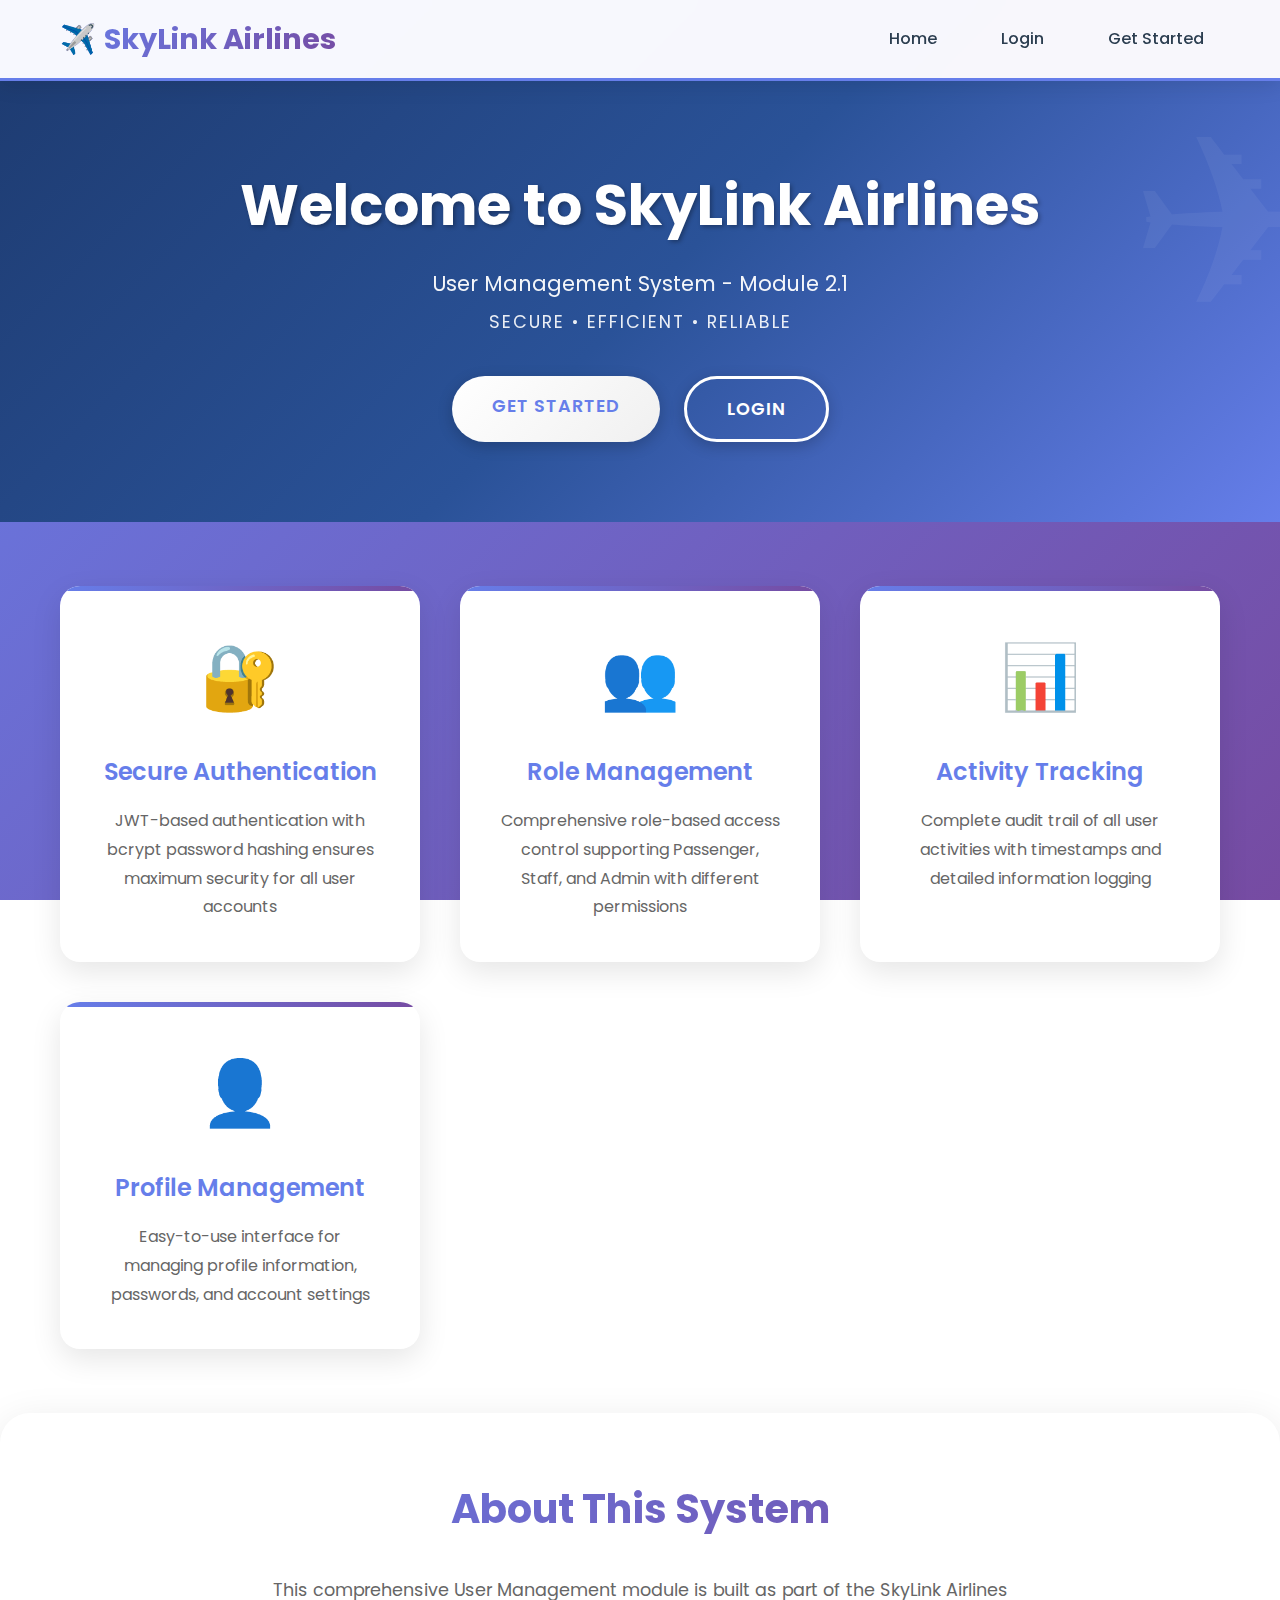
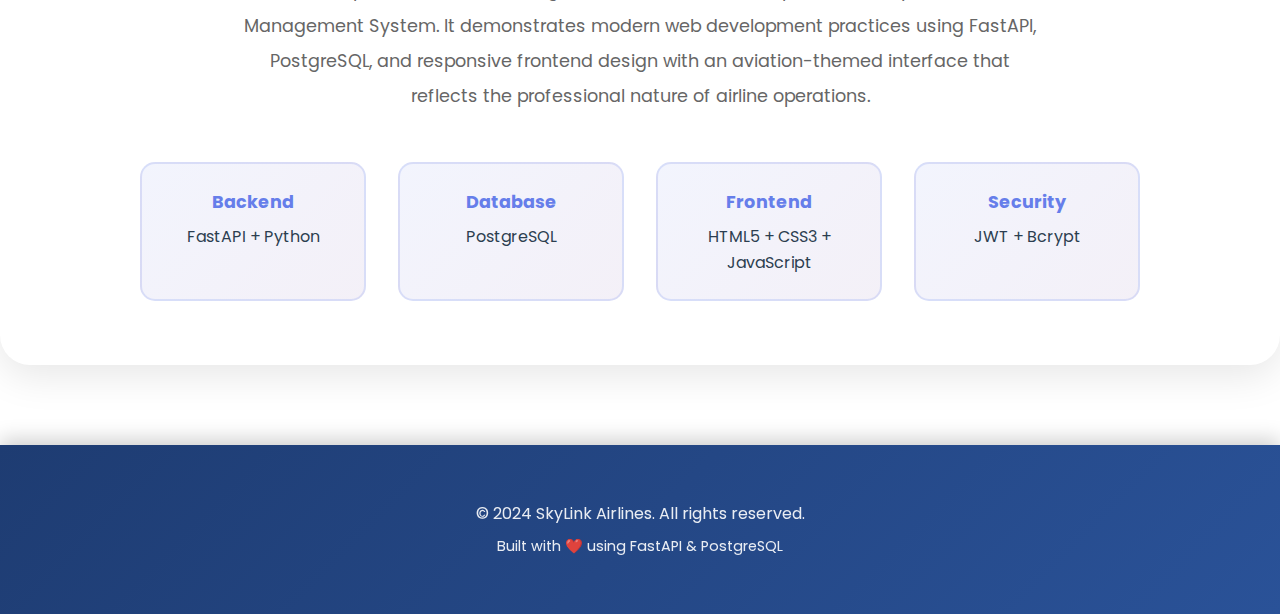
<file: frontend/index.html>
<!DOCTYPE html>
<html lang="en">
<head>
    <meta charset="UTF-8">
    <meta name="viewport" content="width=device-width, initial-scale=1.0">
    <title>SkyLink Airlines - User Management System</title>
    <link rel="stylesheet" href="css/style.css">
</head>
<body>

    <nav class="navbar">
        <div class="container">
            <div class="nav-brand">SkyLink Airlines</div>
            <div class="nav-links">
                <a href="/">Home</a>
                <a href="/login">Login</a>
                <a href="/register">Get Started</a>
            </div>
        </div>
    </nav>

    <div class="hero">
        <div class="container">
            <h1>Welcome to SkyLink Airlines</h1>
            <p>User Management System - Module 2.1</p>
            <p class="subtitle">Secure • Efficient • Reliable</p>
            <div class="hero-buttons">
                <a href="/register" class="btn btn-primary">Get Started</a>
                <a href="/login" class="btn btn-secondary">Login</a>
            </div>
        </div>
    </div>

    <div class="container">
        <div class="features">
            <div class="feature-card">
                <div class="feature-icon">🔐</div>
                <h3>Secure Authentication</h3>
                <p>JWT-based authentication with bcrypt password hashing ensures maximum security for all user accounts</p>
            </div>
            <div class="feature-card">
                <div class="feature-icon">👥</div>
                <h3>Role Management</h3>
                <p>Comprehensive role-based access control supporting Passenger, Staff, and Admin with different permissions</p>
            </div>
            <div class="feature-card">
                <div class="feature-icon">📊</div>
                <h3>Activity Tracking</h3>
                <p>Complete audit trail of all user activities with timestamps and detailed information logging</p>
            </div>
            <div class="feature-card">
                <div class="feature-icon">👤</div>
                <h3>Profile Management</h3>
                <p>Easy-to-use interface for managing profile information, passwords, and account settings</p>
            </div>
        </div>
    </div>

    <!--information-->
    <div class="info-section">
        <div class="container">
            <h2>About This System</h2>
            <p>This comprehensive User Management module is built as part of the SkyLink Airlines Management System. 
            It demonstrates modern web development practices using FastAPI, PostgreSQL, and responsive frontend design 
            with an aviation-themed interface that reflects the professional nature of airline operations.</p>
            
            <div class="tech-stack">
                <div class="tech-item">
                    <strong>Backend</strong>
                    FastAPI + Python
                </div>
                <div class="tech-item">
                    <strong>Database</strong>
                    PostgreSQL
                </div>
                <div class="tech-item">
                    <strong>Frontend</strong>
                    HTML5 + CSS3 + JavaScript
                </div>
                <div class="tech-item">
                    <strong>Security</strong>
                    JWT + Bcrypt
                </div>
            </div>
        </div>
    </div>

    <footer>
        <div class="container">
            <p>&copy; 2024 SkyLink Airlines. All rights reserved.</p>
            <p style="margin-top: 0.5rem; font-size: 0.9rem;">Built with ❤️ using FastAPI & PostgreSQL</p>
        </div>
    </footer>
</body>
</html>
</file>
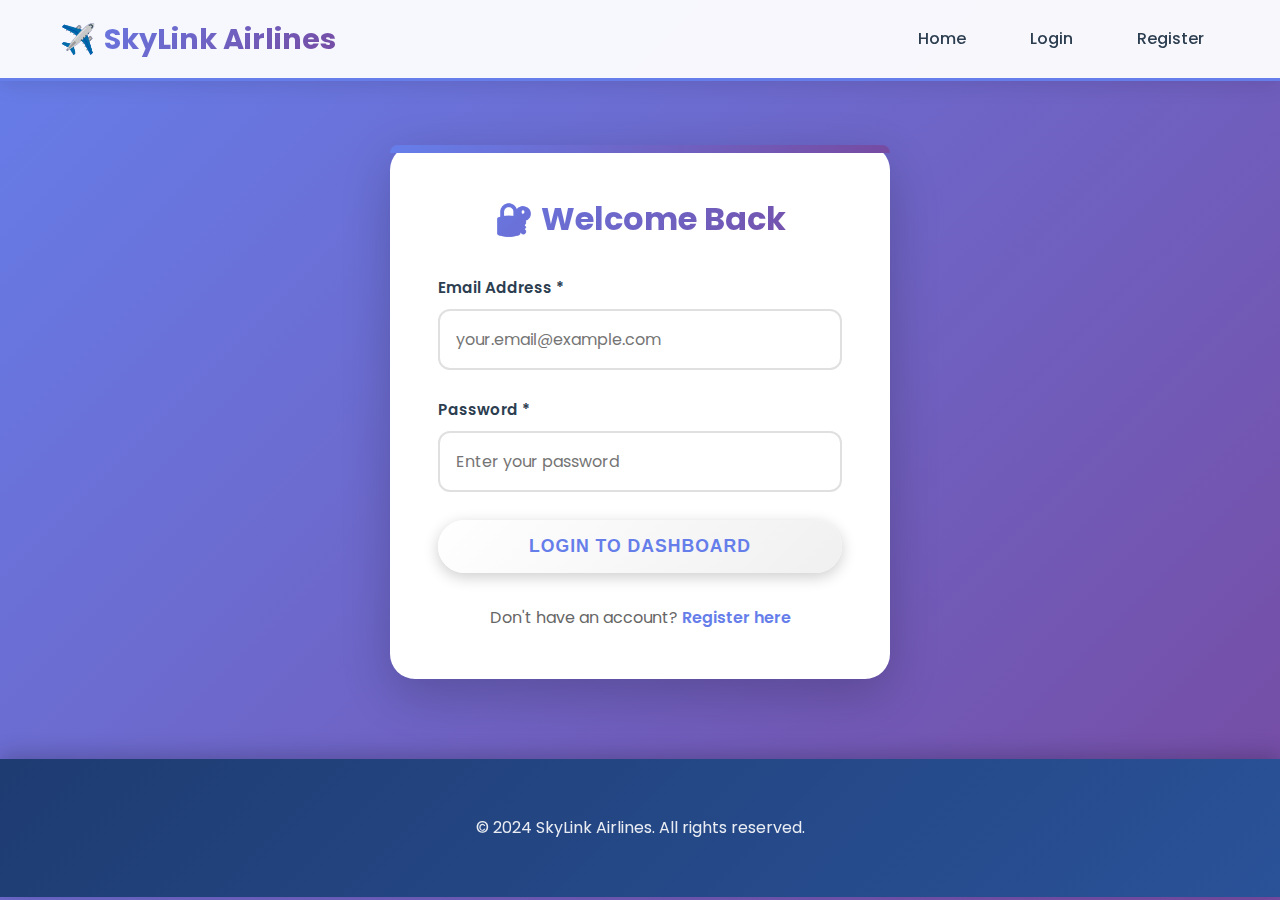
<file: frontend/login.html>
<!DOCTYPE html>
<html lang="en">
<head>
    <meta charset="UTF-8">
    <meta name="viewport" content="width=device-width, initial-scale=1.0">
    <title>Login - SkyLink Airlines</title>
    <link rel="stylesheet" href="css/style.css">
</head>
<body>

    <!-- NAVBAR -->
    <nav class="navbar">
        <div class="container">
            <div class="nav-brand">SkyLink Airlines</div>
            <div class="nav-links">
                <a href="index.html">Home</a>
                <a href="login.html">Login</a>
                <a href="register.html">Register</a>
            </div>
        </div>
    </nav>

    <!-- LOGIN FORM -->
    <div class="container">
        <div class="form-container">
            <h2>🔐 Welcome Back</h2>

            <form id="loginForm">
                <div class="form-group">
                    <label for="email">Email Address *</label>
                    <input
                        type="email"
                        id="email"
                        placeholder="your.email@example.com"
                        required
                    >
                </div>

                <div class="form-group">
                    <label for="password">Password *</label>
                    <input
                        type="password"
                        id="password"
                        placeholder="Enter your password"
                        required
                    >
                </div>

                <button type="submit" class="btn btn-primary btn-block">
                    Login to Dashboard
                </button>
            </form>

            <p class="form-footer">
                Don't have an account?
                <a href="register.html">Register here</a>
            </p>
        </div>
    </div>

    <!-- FOOTER -->
    <footer>
        <div class="container">
            <p>&copy; 2024 SkyLink Airlines. All rights reserved.</p>
        </div>
    </footer>

    <script src="js/login.js"></script>
</body>
</html>
</file>
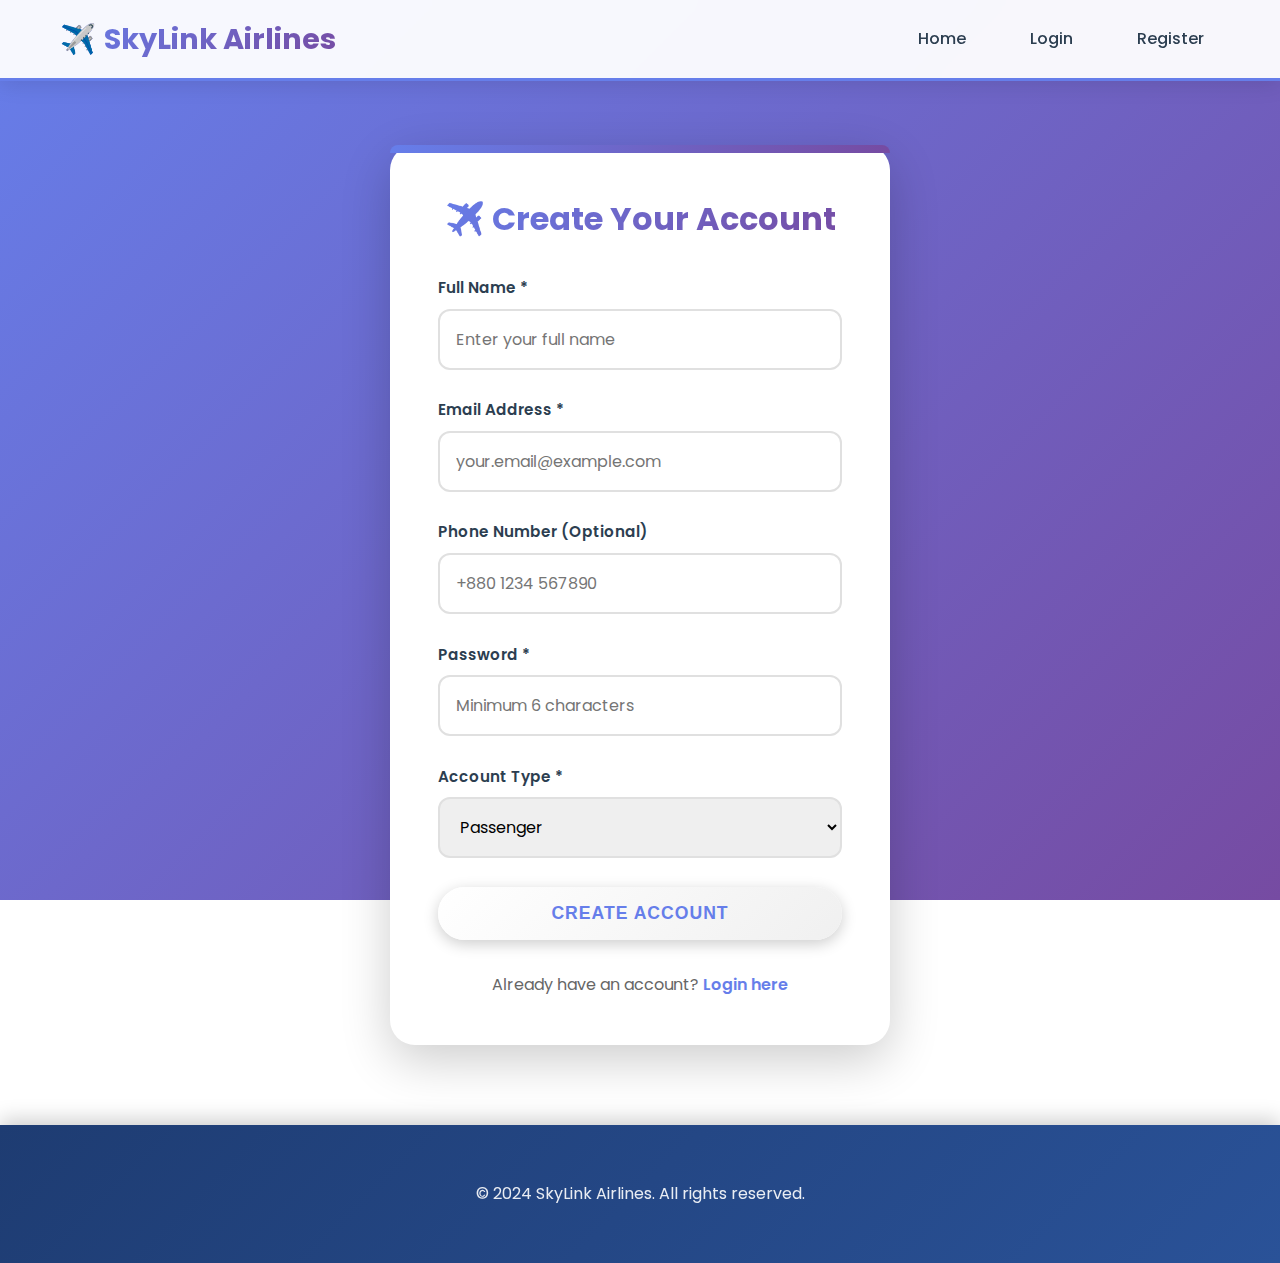
<file: frontend/register.html>
<!DOCTYPE html>
<html lang="en">
<head>
    <meta charset="UTF-8">
    <meta name="viewport" content="width=device-width, initial-scale=1.0">
    <title>Register - SkyLink Airlines</title>
    <link rel="stylesheet" href="css/style.css">
</head>
<body>

    <nav class="navbar">
        <div class="container">
            <div class="nav-brand">SkyLink Airlines</div>
            <div class="nav-links">
                <a href="/">Home</a>
                <a href="/login">Login</a>
                <a href="/register">Register</a>
            </div>
        </div>
    </nav>

    <!-- register form -->
    <div class="container">
        <div class="form-container">
            <h2>✈️ Create Your Account</h2>
            
            <form id="registerForm">
                <div class="form-group">
                    <label for="fullName">Full Name *</label>
                    <input 
                        type="text" 
                        id="fullName" 
                        name="full_name" 
                        placeholder="Enter your full name"
                        required
                    >
                </div>
                
                <div class="form-group">
                    <label for="email">Email Address *</label>
                    <input 
                        type="email" 
                        id="email" 
                        name="email" 
                        placeholder="your.email@example.com"
                        required
                    >
                </div>
                
                <div class="form-group">
                    <label for="phone">Phone Number (Optional)</label>
                    <input 
                        type="tel" 
                        id="phone" 
                        name="phone" 
                        placeholder="+880 1234 567890"
                    >
                </div>
                
                <div class="form-group">
                    <label for="password">Password *</label>
                    <input 
                        type="password" 
                        id="password" 
                        name="password" 
                        placeholder="Minimum 6 characters"
                        required
                    >
                </div>
                
                <div class="form-group">
                    <label for="role">Account Type *</label>
                    <select id="role" name="role" required>
                        <option value="passenger">Passenger</option>
                        <option value="staff">Staff</option>
                        <option value="admin">Admin</option>
                    </select>
                </div>
                
                <button type="submit" class="btn btn-primary btn-block">
                    Create Account
                </button>
            </form>
            
            <p class="form-footer">
                Already have an account? <a href="/login">Login here</a>
            </p>
        </div>
    </div>

    <footer>
        <div class="container">
            <p>&copy; 2024 SkyLink Airlines. All rights reserved.</p>
        </div>
    </footer>

    <script src="js/register.js"></script>
</body>
</html>
</file>
<file: frontend/css/style.css>
/* ========================================
   SKYLINK AIRLINES - AVIATION THEME CSS
   Premium Design with Flight Animations
   ======================================== */

@import url('https://fonts.googleapis.com/css2?family=Poppins:wght@300;400;500;600;700&display=swap');

/* Reset and Base */
* {
    margin: 0;
    padding: 0;
    box-sizing: border-box;
}

body {
    font-family: 'Poppins', sans-serif;
    line-height: 1.6;
    color: #2c3e50;
    background: linear-gradient(135deg, #667eea 0%, #764ba2 100%);
    background-attachment: fixed;
    min-height: 100vh;
}

.container {
    max-width: 1200px;
    margin: 0 auto;
    padding: 0 20px;
}

/* ========================================
   NAVIGATION BAR - AVIATION STYLE
   ======================================== */
.navbar {
    background: rgba(255, 255, 255, 0.95);
    backdrop-filter: blur(10px);
    box-shadow: 0 4px 20px rgba(0, 0, 0, 0.1);
    padding: 1rem 0;
    position: sticky;
    top: 0;
    z-index: 1000;
    border-bottom: 3px solid #667eea;
}

.navbar .container {
    display: flex;
    justify-content: space-between;
    align-items: center;
}

.nav-brand {
    font-size: 1.8rem;
    font-weight: 700;
    background: linear-gradient(135deg, #667eea, #764ba2);
    -webkit-background-clip: text;
    -webkit-text-fill-color: transparent;
    background-clip: text;
    display: flex;
    align-items: center;
    gap: 0.5rem;
}

.nav-brand::before {
    content: "✈️";
    -webkit-text-fill-color: initial;
}

.nav-links {
    display: flex;
    gap: 2rem;
    align-items: center;
}

.nav-links a {
    color: #2c3e50;
    text-decoration: none;
    font-weight: 500;
    padding: 0.5rem 1rem;
    border-radius: 25px;
    transition: all 0.3s ease;
    position: relative;
}

.nav-links a::before {
    content: '';
    position: absolute;
    bottom: 0;
    left: 50%;
    transform: translateX(-50%);
    width: 0;
    height: 2px;
    background: linear-gradient(90deg, #667eea, #764ba2);
    transition: width 0.3s ease;
}

.nav-links a:hover::before {
    width: 80%;
}

.nav-links a:hover {
    color: #667eea;
    transform: translateY(-2px);
}

/* ========================================
   HERO SECTION - SKY THEME
   ======================================== */
.hero {
    background: linear-gradient(135deg, #1e3c72 0%, #2a5298 50%, #667eea 100%);
    color: white;
    padding: 5rem 0;
    text-align: center;
    position: relative;
    overflow: hidden;
}

.hero::before {
    content: '✈';
    position: absolute;
    font-size: 15rem;
    opacity: 0.05;
    top: -50px;
    right: -50px;
    animation: float 6s ease-in-out infinite;
}

@keyframes float {
    0%, 100% { transform: translateY(0px) rotate(0deg); }
    50% { transform: translateY(-20px) rotate(5deg); }
}

.hero h1 {
    font-size: 3.5rem;
    margin-bottom: 1rem;
    font-weight: 700;
    text-shadow: 2px 2px 4px rgba(0, 0, 0, 0.3);
    animation: slideDown 0.8s ease-out;
}

@keyframes slideDown {
    from {
        opacity: 0;
        transform: translateY(-50px);
    }
    to {
        opacity: 1;
        transform: translateY(0);
    }
}

.hero p {
    font-size: 1.3rem;
    margin-bottom: 0.5rem;
    opacity: 0.95;
}

.hero .subtitle {
    font-size: 1.1rem;
    opacity: 0.9;
    margin-bottom: 2.5rem;
    letter-spacing: 2px;
    text-transform: uppercase;
}

.hero-buttons {
    display: flex;
    gap: 1.5rem;
    justify-content: center;
    flex-wrap: wrap;
    animation: slideUp 1s ease-out;
}

@keyframes slideUp {
    from {
        opacity: 0;
        transform: translateY(50px);
    }
    to {
        opacity: 1;
        transform: translateY(0);
    }
}

/* ========================================
   PREMIUM BUTTONS
   ======================================== */
.btn {
    display: inline-block;
    padding: 1rem 2.5rem;
    text-decoration: none;
    border-radius: 50px;
    transition: all 0.4s ease;
    border: none;
    cursor: pointer;
    font-size: 1.1rem;
    font-weight: 600;
    text-transform: uppercase;
    letter-spacing: 1px;
    box-shadow: 0 4px 15px rgba(0, 0, 0, 0.2);
}

.btn-primary {
    background: linear-gradient(135deg, #ffffff, #f0f0f0);
    color: #667eea;
}

.btn-primary:hover {
    transform: translateY(-5px);
    box-shadow: 0 8px 25px rgba(255, 255, 255, 0.3);
    background: linear-gradient(135deg, #f0f0f0, #ffffff);
}

.btn-secondary {
    background: transparent;
    color: white;
    border: 3px solid white;
}

.btn-secondary:hover {
    background: white;
    color: #667eea;
    transform: translateY(-5px);
    box-shadow: 0 8px 25px rgba(255, 255, 255, 0.3);
}

.btn-block {
    width: 100%;
    display: block;
}

/* ========================================
   FEATURE CARDS - AIRLINE STYLE
   ======================================== */
.features {
    display: grid;
    grid-template-columns: repeat(auto-fit, minmax(280px, 1fr));
    gap: 2.5rem;
    margin: 4rem 0;
}

.feature-card {
    background: white;
    padding: 2.5rem;
    border-radius: 20px;
    box-shadow: 0 10px 30px rgba(0, 0, 0, 0.1);
    text-align: center;
    transition: all 0.4s ease;
    position: relative;
    overflow: hidden;
}

.feature-card::before {
    content: '';
    position: absolute;
    top: 0;
    left: 0;
    width: 100%;
    height: 5px;
    background: linear-gradient(90deg, #667eea, #764ba2);
}

.feature-card:hover {
    transform: translateY(-15px) scale(1.02);
    box-shadow: 0 20px 40px rgba(102, 126, 234, 0.3);
}

.feature-icon {
    font-size: 4rem;
    margin-bottom: 1.5rem;
    animation: bounce 2s infinite;
}

@keyframes bounce {
    0%, 100% { transform: translateY(0); }
    50% { transform: translateY(-10px); }
}

.feature-card h3 {
    margin-bottom: 1rem;
    color: #667eea;
    font-size: 1.5rem;
    font-weight: 600;
}

.feature-card p {
    color: #666;
    line-height: 1.8;
}

/* ========================================
   INFO SECTION
   ======================================== */
.info-section {
    background: white;
    padding: 4rem 0;
    margin: 4rem 0;
    border-radius: 30px;
    box-shadow: 0 10px 40px rgba(0, 0, 0, 0.1);
}

.info-section h2 {
    text-align: center;
    background: linear-gradient(135deg, #667eea, #764ba2);
    -webkit-background-clip: text;
    -webkit-text-fill-color: transparent;
    background-clip: text;
    margin-bottom: 2rem;
    font-size: 2.5rem;
    font-weight: 700;
}

.info-section p {
    text-align: center;
    max-width: 800px;
    margin: 0 auto 3rem auto;
    color: #666;
    line-height: 2;
    font-size: 1.1rem;
}

.tech-stack {
    display: grid;
    grid-template-columns: repeat(auto-fit, minmax(220px, 1fr));
    gap: 2rem;
    max-width: 1000px;
    margin: 0 auto;
}

.tech-item {
    background: linear-gradient(135deg, #667eea15, #764ba215);
    padding: 1.5rem;
    border-radius: 15px;
    text-align: center;
    border: 2px solid #667eea30;
    transition: all 0.3s ease;
}

.tech-item:hover {
    transform: scale(1.05);
    border-color: #667eea;
    box-shadow: 0 5px 20px rgba(102, 126, 234, 0.2);
}

.tech-item strong {
    color: #667eea;
    display: block;
    margin-bottom: 0.5rem;
    font-size: 1.1rem;
}

/* ========================================
   FORM STYLES - MODERN DESIGN
   ======================================== */
.form-container {
    max-width: 500px;
    margin: 4rem auto;
    background: white;
    padding: 3rem;
    border-radius: 25px;
    box-shadow: 0 15px 50px rgba(0, 0, 0, 0.2);
    position: relative;
}

.form-container::before {
    content: '';
    position: absolute;
    top: 0;
    left: 0;
    right: 0;
    height: 8px;
    background: linear-gradient(90deg, #667eea, #764ba2);
    border-radius: 25px 25px 0 0;
}

.form-container h2 {
    text-align: center;
    margin-bottom: 2rem;
    background: linear-gradient(135deg, #667eea, #764ba2);
    -webkit-background-clip: text;
    -webkit-text-fill-color: transparent;
    background-clip: text;
    font-size: 2rem;
    font-weight: 700;
}

.form-group {
    margin-bottom: 1.8rem;
}

.form-group label {
    display: block;
    margin-bottom: 0.5rem;
    font-weight: 600;
    color: #2c3e50;
    font-size: 0.95rem;
}

.form-group input,
.form-group select {
    width: 100%;
    padding: 1rem;
    border: 2px solid #e0e0e0;
    border-radius: 12px;
    font-size: 1rem;
    transition: all 0.3s ease;
    font-family: 'Poppins', sans-serif;
}

.form-group input:focus,
.form-group select:focus {
    outline: none;
    border-color: #667eea;
    box-shadow: 0 0 0 3px rgba(102, 126, 234, 0.1);
    transform: translateY(-2px);
}

.form-footer {
    text-align: center;
    margin-top: 2rem;
    color: #666;
}

.form-footer a {
    color: #667eea;
    text-decoration: none;
    font-weight: 600;
}

.form-footer a:hover {
    text-decoration: underline;
}

/* ========================================
   DASHBOARD CARDS
   ======================================== */
.dashboard-cards {
    display: grid;
    grid-template-columns: repeat(auto-fit, minmax(350px, 1fr));
    gap: 2.5rem;
    margin-top: 3rem;
}

.card {
    background: white;
    padding: 2.5rem;
    border-radius: 20px;
    box-shadow: 0 10px 30px rgba(0, 0, 0, 0.1);
    transition: all 0.3s ease;
}

.card:hover {
    transform: translateY(-5px);
    box-shadow: 0 15px 40px rgba(102, 126, 234, 0.2);
}

.card h3 {
    margin-bottom: 1.5rem;
    background: linear-gradient(135deg, #667eea, #764ba2);
    -webkit-background-clip: text;
    -webkit-text-fill-color: transparent;
    background-clip: text;
    font-size: 1.5rem;
    border-bottom: 3px solid #667eea20;
    padding-bottom: 1rem;
}

.card p {
    margin-bottom: 0.8rem;
    color: #666;
    line-height: 1.6;
}

.card strong {
    color: #2c3e50;
    font-weight: 600;
}

/* ========================================
   ACTIVITY LOGS
   ======================================== */
.activity-item {
    padding: 1rem;
    border-left: 4px solid #667eea;
    margin-bottom: 1rem;
    background: linear-gradient(135deg, #667eea10, #764ba210);
    border-radius: 8px;
    transition: all 0.3s ease;
}

.activity-item:hover {
    transform: translateX(10px);
    box-shadow: 0 4px 15px rgba(102, 126, 234, 0.2);
}

.activity-item strong {
    display: block;
    color: #667eea;
    margin-bottom: 0.5rem;
    font-size: 1.1rem;
}

.activity-item p {
    margin: 0.3rem 0;
    color: #666;
}

.activity-item small {
    color: #999;
    font-size: 0.85rem;
}

/* ========================================
   PROFILE SECTION
   ======================================== */
.profile-container {
    max-width: 700px;
    margin: 3rem auto;
}

/* ========================================
   FOOTER - AVIATION STYLE
   ======================================== */
footer {
    background: linear-gradient(135deg, #1e3c72, #2a5298);
    color: white;
    text-align: center;
    padding: 3rem 0;
    margin-top: 5rem;
    box-shadow: 0 -5px 20px rgba(0, 0, 0, 0.2);
}

footer p {
    margin: 0.5rem 0;
    opacity: 0.9;
}

/* ========================================
   ALERT MESSAGES
   ======================================== */
.alert {
    padding: 1.2rem;
    margin-bottom: 1.5rem;
    border-radius: 12px;
    font-weight: 500;
    box-shadow: 0 4px 15px rgba(0, 0, 0, 0.1);
}

.alert-success {
    background: linear-gradient(135deg, #d4edda, #c3e6cb);
    color: #155724;
    border-left: 5px solid #28a745;
}

.alert-error {
    background: linear-gradient(135deg, #f8d7da, #f5c6cb);
    color: #721c24;
    border-left: 5px solid #dc3545;
}

.alert-info {
    background: linear-gradient(135deg, #d1ecf1, #bee5eb);
    color: #0c5460;
    border-left: 5px solid #17a2b8;
}

/* ========================================
   RESPONSIVE DESIGN
   ======================================== */
@media (max-width: 768px) {
    .hero h1 {
        font-size: 2.5rem;
    }
    
    .hero p {
        font-size: 1.1rem;
    }
    
    .hero-buttons {
        flex-direction: column;
    }
    
    .navbar .container {
        flex-direction: column;
        gap: 1rem;
    }
    
    .nav-links {
        flex-wrap: wrap;
        justify-content: center;
        gap: 1rem;
    }
    
    .form-container {
        margin: 2rem 1rem;
        padding: 2rem;
    }
    
    .features {
        grid-template-columns: 1fr;
    }
    
    .tech-stack {
        grid-template-columns: 1fr;
    }
    
    .dashboard-cards {
        grid-template-columns: 1fr;
    }
}

@media (max-width: 480px) {
    .nav-brand {
        font-size: 1.5rem;
    }
    
    .hero h1 {
        font-size: 2rem;
    }
    
    .btn {
        padding: 0.8rem 2rem;
        font-size: 1rem;
    }
    
    .feature-icon {
        font-size: 3rem;
    }
}
</file>
